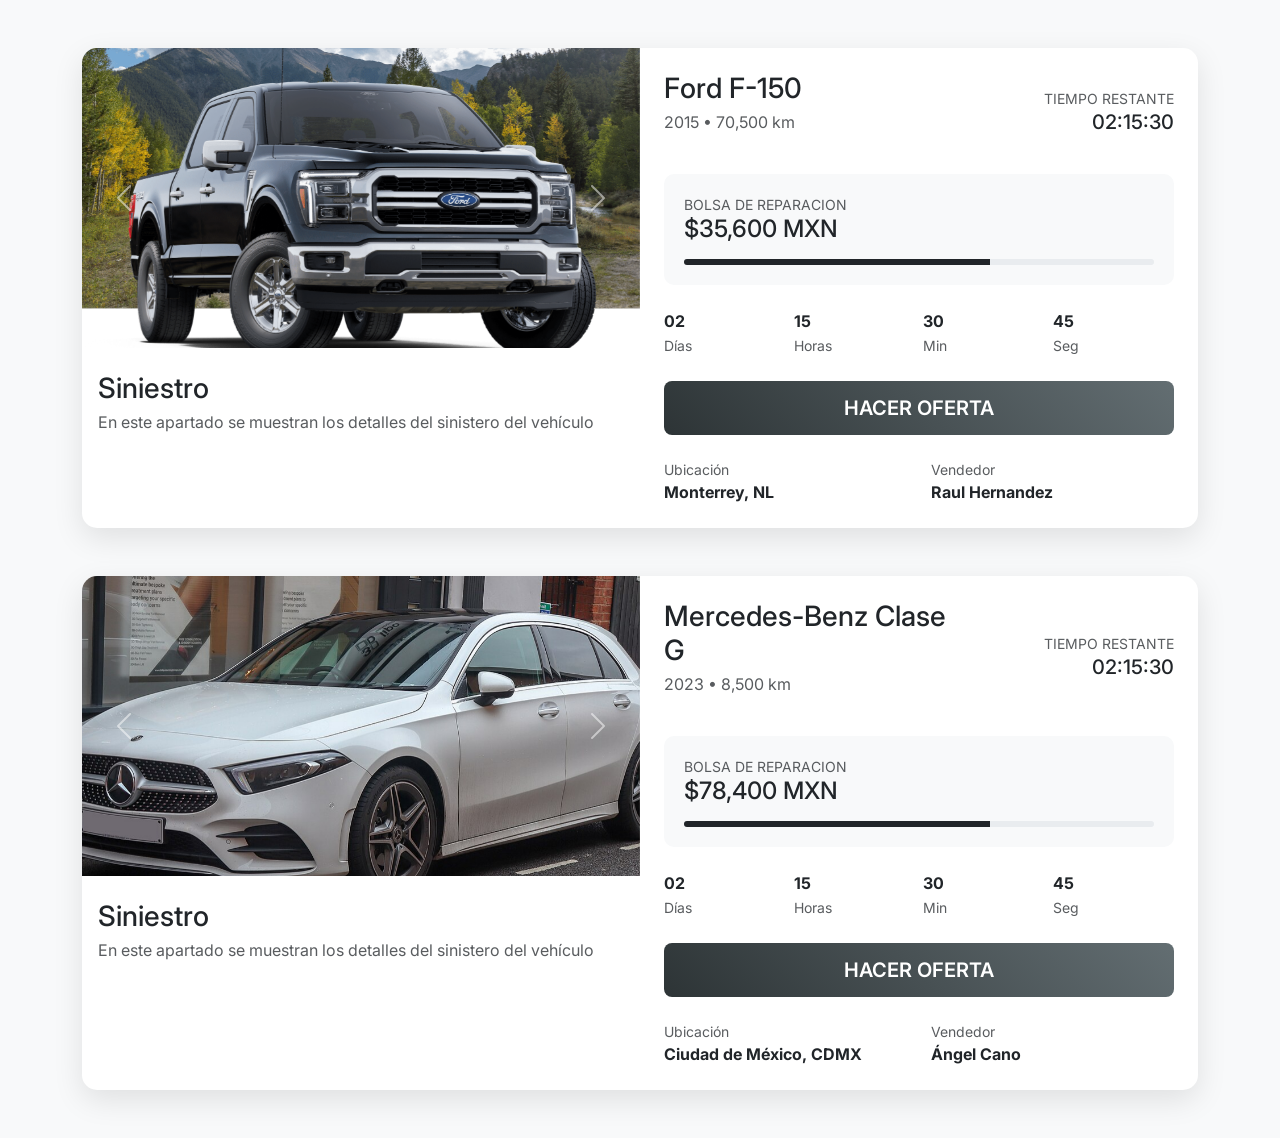
<file: index.html>
<!DOCTYPE html>
<html lang="es">

<head>
    <meta charset="UTF-8">
    <meta name="viewport" content="width=device-width, initial-scale=1.0">
    <title>Subasta de Vehículo</title>
    <link href="https://cdn.jsdelivr.net/npm/bootstrap@5.3.0/dist/css/bootstrap.min.css" rel="stylesheet">
    <link href="https://fonts.googleapis.com/css2?family=Inter:wght@400;500;600&display=swap" rel="stylesheet">
    <link rel="stylesheet" href="public/css/style.css">
</head>

<body>
    <!-- Ford -->
    <div class="container my-5">
        <div class="card auction-card mx-auto">
            <div class="row g-0">
                <!-- Sección de carrusel de Imagen -->
                <div class="col-md-6 position-relative">
                    <div id="carouselExampleControls" class="carousel slide" data-bs-ride="carousel">
                        <div class="carousel-inner">
                            <div class="carousel-item active">
                                <img src="public/images/Ford-0.png" class="img-fluid imagen-carrusel"
                                    alt="Vehículo en subasta">
                            </div>
                            <div class="carousel-item">
                                <img src="public/images/Ford-1.jpeg" class="img-fluid imagen-carrusel"
                                    alt="Vehículo en subasta">
                            </div>
                            <div class="carousel-item">
                                <img src="public/images/Ford-2.jpeg" class="img-fluid imagen-carrusel"
                                    alt="Vehículo en subasta">
                            </div>
                            <div class="carousel-item">
                                <img src="public/images/Ford-3.webp" class="img-fluid imagen-carrusel"
                                    alt="Vehículo en subasta">
                            </div>
                        </div>
                        <button class="carousel-control-prev" type="button" data-bs-target="#carouselExampleControls"
                            data-bs-slide="prev">
                            <span class="carousel-control-prev-icon" aria-hidden="true"></span>
                            <span class="visually-hidden">Previous</span>
                        </button>
                        <button class="carousel-control-next" type="button" data-bs-target="#carouselExampleControls"
                            data-bs-slide="next">
                            <span class="carousel-control-next-icon" aria-hidden="true"></span>
                            <span class="visually-hidden">Next</span>
                        </button>
                    </div>


                    <div class="row g-2 mt-3 px-3">
                        <div class="col-12">
                            <h3 class="card-title mb-1">Siniestro</h3>
                            <p class="text-muted mt-1">En este apartado se muestran los detalles del sinistero del vehículo</p>
                        </div>
                    </div>
                </div>

                <!-- Sección de Detalles -->
                <div class="col-md-6">
                    <div class="card-body p-4">
                        <!-- Sección de título y tiempo -->
                        <div class="row align-items-center mb-4">
                            <div class="col-6 col-md-7">
                                <h3 class="card-title mb-1">Ford F-150</h3>
                                <p class="text-muted mt-1">2015 • 70,500 km</p>
                            </div>
                            <div class="col-6 col-md-5 text-end">
                                <div class="d-inline-block">
                                    <small class="text-muted">TIEMPO RESTANTE</small>
                                    <h5 class="mb-0 time-display">02:15:30</h5>
                                </div>
                            </div>
                        </div>


                        <div class="bid-section mb-4">
                            <div class="d-flex justify-content-between align-items-center mb-3">
                                <div>
                                    <small class="text-muted d-block">BOLSA DE REPARACION</small>
                                    <h4 class="mb-0">$35,600 MXN</h4>
                                </div>

                            </div>
                            <div class="progress">
                                <div class="progress-bar bg-dark" role="progressbar" style="width: 65%"></div>
                            </div>
                        </div>

                        <div class="row g-2 mb-4">
                            <div class="col-3">
                                <div class="time-box">
                                    <div class="fw-bold">02</div>
                                    <small class="text-muted">Días</small>
                                </div>
                            </div>
                            <div class="col-3">
                                <div class="time-box">
                                    <div class="fw-bold">15</div>
                                    <small class="text-muted">Horas</small>
                                </div>
                            </div>
                            <div class="col-3">
                                <div class="time-box">
                                    <div class="fw-bold">30</div>
                                    <small class="text-muted">Min</small>
                                </div>
                            </div>
                            <div class="col-3">
                                <div class="time-box">
                                    <div class="fw-bold">45</div>
                                    <small class="text-muted">Seg</small>
                                </div>
                            </div>
                        </div>

                        <div class="d-grid gap-2">
                            <button class="btn btn-bid btn-lg">HACER OFERTA</button>
                        </div>

                        <div class="row mt-4">
                            <div class="col-6">
                                <small class="text-muted d-block">Ubicación</small>
                                <span class="fw-bold">Monterrey, NL</span>
                            </div>
                            <div class="col-6">
                                <small class="text-muted d-block">Vendedor</small>
                                <span class="fw-bold">Raul Hernandez</span>
                            </div>
                        </div>
                    </div>
                </div>
            </div>
        </div>
    </div>

    <!-- Mercedes -->
    <div class="container my-5">
        <div class="card auction-card mx-auto">
            <div class="row g-0">
                <!-- Sección de carrusel de Imagen -->
                <div class="col-md-6 position-relative">
                    <div id="carouselExampleControls" class="carousel slide" data-bs-ride="carousel">
                        <div class="carousel-inner">
                            <div class="carousel-item active">
                                <img src="public/images/Mercedes-0.jpg" class="img-fluid imagen-carrusel"
                                    alt="Vehículo en subasta">
                            </div>
                            <div class="carousel-item">
                                <img src="public/images/Mercedes-1.png" class="img-fluid imagen-carrusel"
                                    alt="Vehículo en subasta">
                            </div>
                            <div class="carousel-item">
                                <img src="public/images/Mercedes-2.jpeg" class="img-fluid imagen-carrusel"
                                    alt="Vehículo en subasta">
                            </div>
                            <div class="carousel-item">
                                <img src="public/images/Mercedes-3.jpeg" class="img-fluid imagen-carrusel"
                                    alt="Vehículo en subasta">
                            </div>
                        </div>
                        <button class="carousel-control-prev" type="button" data-bs-target="#carouselExampleControls"
                            data-bs-slide="prev">
                            <span class="carousel-control-prev-icon" aria-hidden="true"></span>
                            <span class="visually-hidden">Previous</span>
                        </button>
                        <button class="carousel-control-next" type="button" data-bs-target="#carouselExampleControls"
                            data-bs-slide="next">
                            <span class="carousel-control-next-icon" aria-hidden="true"></span>
                            <span class="visually-hidden">Next</span>
                        </button>
                    </div>


                    <div class="row g-2 mt-3 px-3">
                        <div class="col-12">
                            <h3 class="card-title mb-1">Siniestro</h3>
                            <p class="text-muted mt-1">En este apartado se muestran los detalles del sinistero del vehículo</p>
                        </div>
                    </div>
                </div>

                <!-- Sección de Detalles -->
                <div class="col-md-6">
                    <div class="card-body p-4">
                        <!-- Sección de título y tiempo -->
                        <div class="row align-items-center mb-4">
                            <div class="col-6 col-md-7">
                                <h3 class="card-title mb-1">Mercedes-Benz Clase G</h3>
                                <p class="text-muted mt-1">2023 • 8,500 km</p>
                            </div>
                            <div class="col-6 col-md-5 text-end">
                                <div class="d-inline-block">
                                    <small class="text-muted">TIEMPO RESTANTE</small>
                                    <h5 class="mb-0 time-display">02:15:30</h5>
                                </div>
                            </div>
                        </div>


                        <div class="bid-section mb-4">
                            <div class="d-flex justify-content-between align-items-center mb-3">
                                <div>
                                    <small class="text-muted d-block">BOLSA DE REPARACION</small>
                                    <h4 class="mb-0">$78,400 MXN</h4>
                                </div>

                            </div>
                            <div class="progress">
                                <div class="progress-bar bg-dark" role="progressbar" style="width: 65%"></div>
                            </div>
                        </div>

                        <div class="row g-2 mb-4">
                            <div class="col-3">
                                <div class="time-box">
                                    <div class="fw-bold">02</div>
                                    <small class="text-muted">Días</small>
                                </div>
                            </div>
                            <div class="col-3">
                                <div class="time-box">
                                    <div class="fw-bold">15</div>
                                    <small class="text-muted">Horas</small>
                                </div>
                            </div>
                            <div class="col-3">
                                <div class="time-box">
                                    <div class="fw-bold">30</div>
                                    <small class="text-muted">Min</small>
                                </div>
                            </div>
                            <div class="col-3">
                                <div class="time-box">
                                    <div class="fw-bold">45</div>
                                    <small class="text-muted">Seg</small>
                                </div>
                            </div>
                        </div>

                        <div class="d-grid gap-2">
                            <button class="btn btn-bid btn-lg">HACER OFERTA</button>
                        </div>

                        <div class="row mt-4">
                            <div class="col-6">
                                <small class="text-muted d-block">Ubicación</small>
                                <span class="fw-bold"> Ciudad de México, CDMX</span>
                            </div>
                            <div class="col-6">
                                <small class="text-muted d-block">Vendedor</small>
                                <span class="fw-bold">Ángel Cano</span>
                            </div>
                        </div>
                    </div>
                </div>
            </div>
        </div>
    </div>

    <script src="https://cdn.jsdelivr.net/npm/bootstrap@5.3.0/dist/js/bootstrap.bundle.min.js"></script>
</body>

</html>
</file>
<file: public/css/style.css>
body {
    font-family: 'Inter', sans-serif;
    background-color: #f8f9fa;
}

.auction-card {

    border: none;
    border-radius: 15px;
    box-shadow: 0 10px 30px rgba(0,0,0,0.1);
    overflow: hidden;
    transition: transform 0.3s;
}

.auction-card:hover {
    transform: translateY(-5px);
}

.car-img {
    height: 300px;
    object-fit: cover;
    border-radius: 15px 15px 0 0;
}

.badge-auction {
    background: linear-gradient(45deg, #2d3436, #636e72);
    font-size: 0.9rem;
    padding: 8px 15px;
}

.bid-section {
    background: #f8f9fa;
    border-radius: 10px;
    padding: 20px;
}
.progress {
    height: 6px;
    border-radius: 3px;
}

.btn-bid {
    background: linear-gradient(45deg, #2d3436, #636e72);
    color: white;
    padding: 12px 30px;
    border: none;
    font-weight: 600;
    transition: all 0.3s;
}

.btn-bid:hover {
    transform: scale(1.05);
    box-shadow: 0 5px 15px rgba(45,52,54,0.3);
}

.carousel {
    width: 100%;
    max-width: 100%;
    height: 300px; /* Ajusta este valor según necesidad */
    overflow: hidden; /* Previene cambios de tamaño */
}

.carousel-inner {
    width: 100%;
    height: 350px;

}

.carousel-item {
    width: 100%;
    height: 100%;
    position: relative; /* Asegura que las imágenes se ajusten bien */
}

.carousel-item img {
    width: 100%;
    height: 100%;
    object-fit: cover; /* Ajusta la imagen dentro del contenedor sin deformarla */
    position: absolute; /* Mantiene la imagen fija dentro del carrusel */
    top: 0;
    left: 0;
}

.bid-input {
    border: 2px solid #2d3436;
    font-weight: 500;
    text-align: center;
}

.bid-input:focus {
    border-color: #636e72;
    box-shadow: none;
}

.bid-display {
    animation: fadeIn 0.3s ease-in;
}

@keyframes fadeIn {
    from { opacity: 0; transform: translateY(-10px); }
    to { opacity: 1; transform: translateY(0); }
}
</file>
